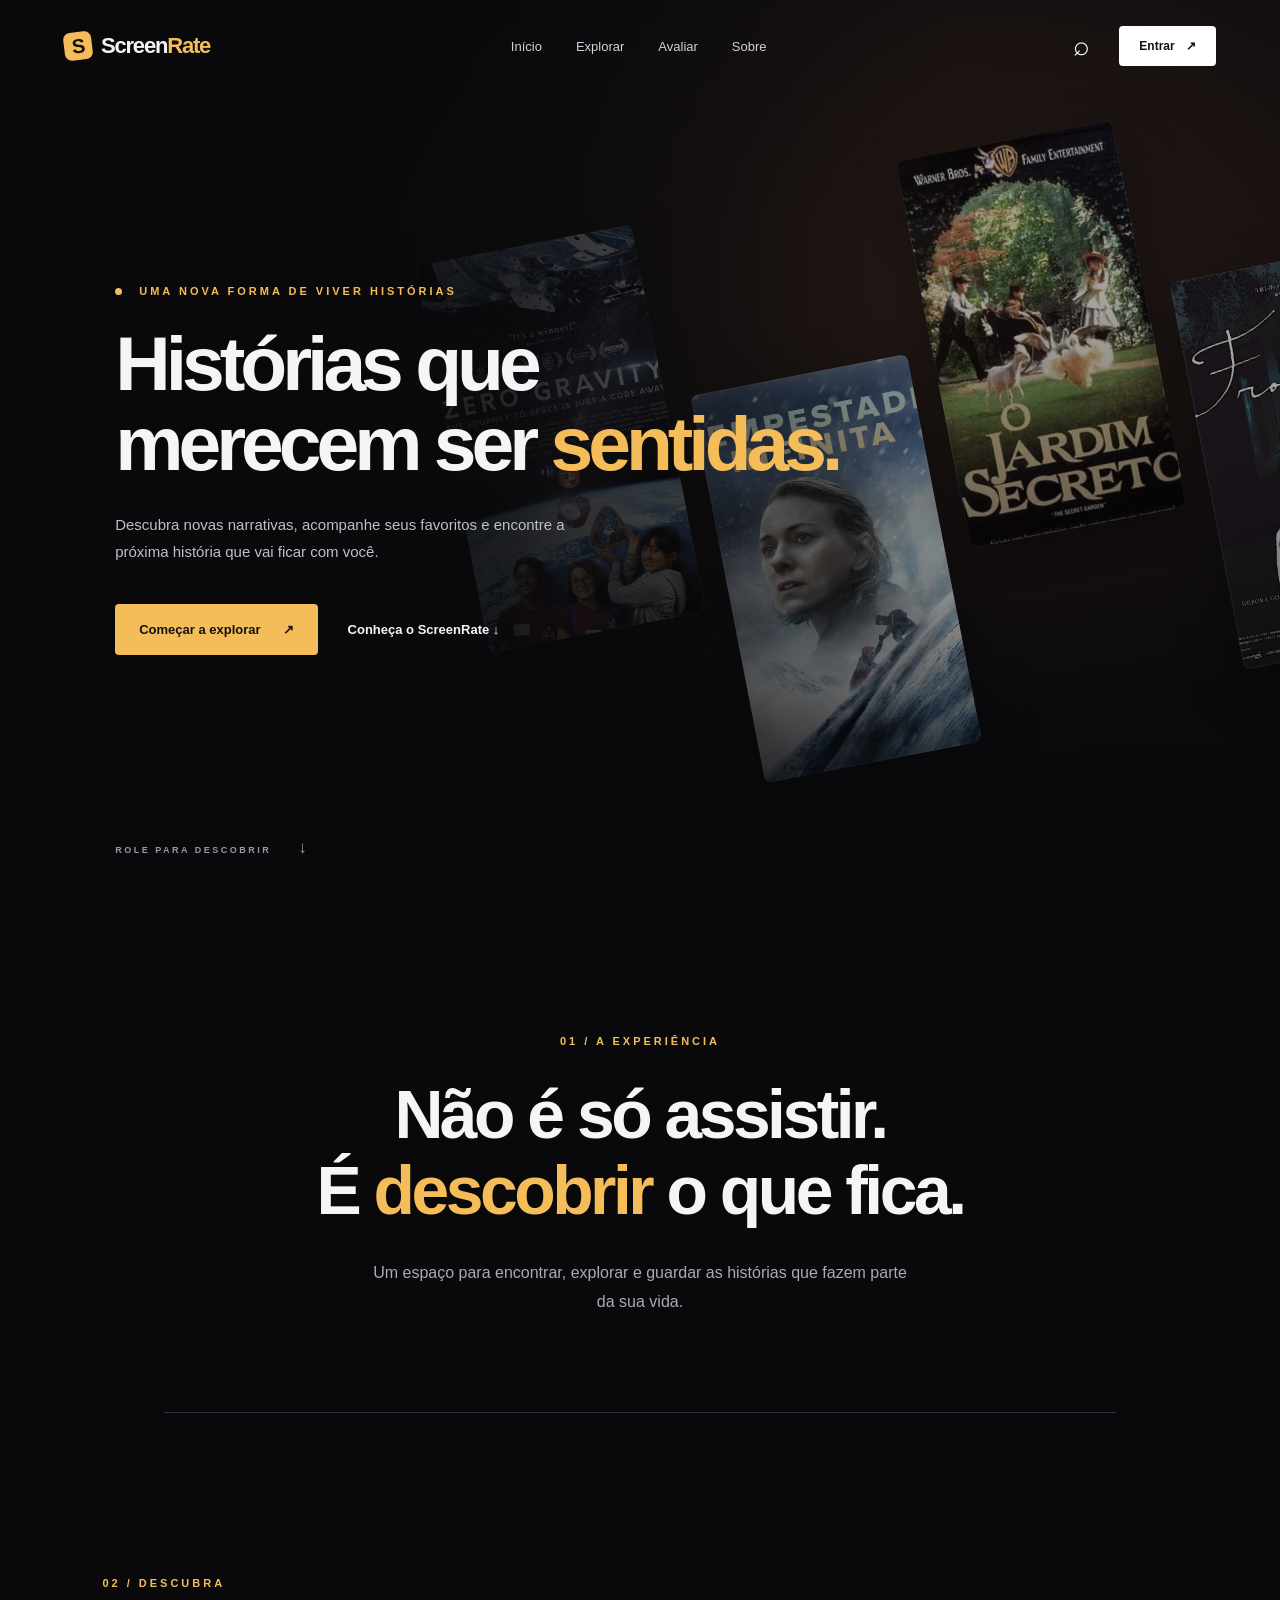
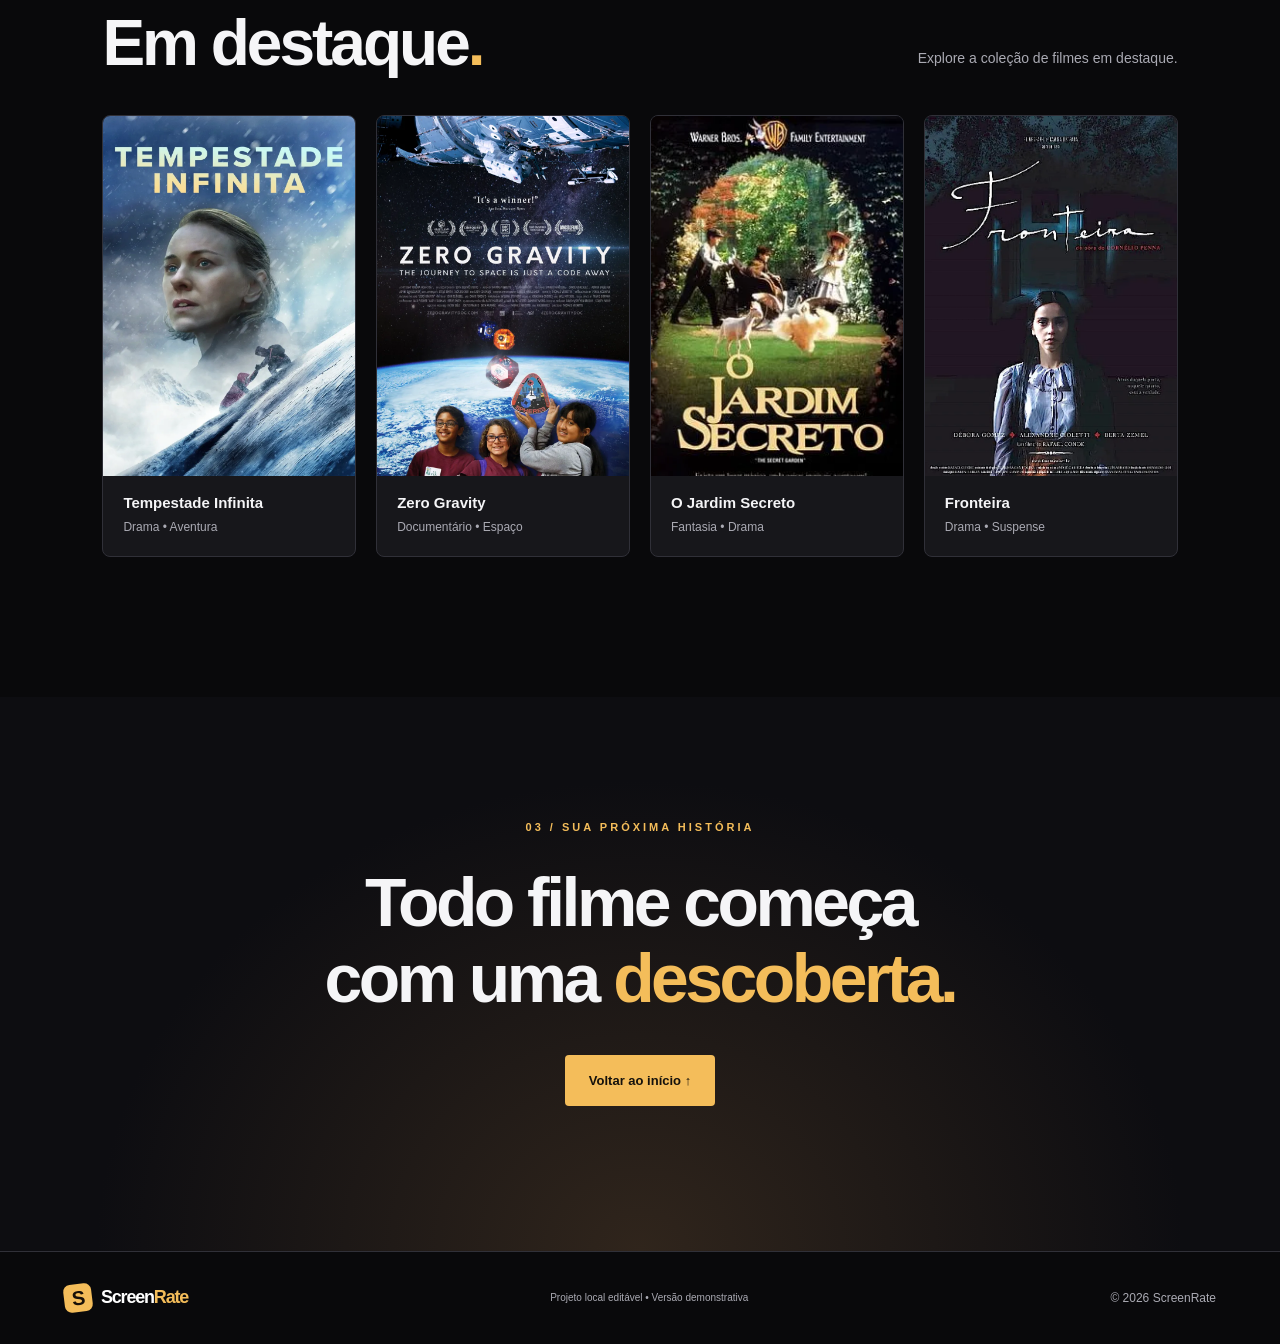
<file: index.html>
<!doctype html>
<html lang="pt-BR">
<head>
<meta charset="utf-8"><meta name="viewport" content="width=device-width,initial-scale=1">
<meta name="theme-color" content="#09090b"><meta name="description" content="ScreenRate — descubra, assista e avalie.">
<title>ScreenRate — Descubra. Assista. Avalie.</title>
<link rel="stylesheet" href="style.css">
<script src="app.js" defer></script>
<script src="nav.js" defer></script>
</head>
<body>
<header class="topbar"><a class="brand" href="#inicio" aria-label="ScreenRate, início"><span class="brand-mark">S</span>Screen<span>Rate</span></a><nav class="nav" id="nav"><a href="#inicio">Início</a><a href="explorar.html">Explorar</a><a href="avaliar.html">Avaliar</a><a href="#experiencia">Sobre</a></nav><div class="header-actions"><button class="search-toggle" id="searchToggle" aria-label="Abrir busca" aria-controls="searchPanel" aria-expanded="false">⌕</button><button class="menu-toggle" id="menuToggle" aria-label="Abrir menu" aria-controls="nav" aria-expanded="false">☰</button><a class="header-cta" href="login.html">Entrar <span>↗</span></a></div></header>
<div class="search-panel" id="searchPanel" hidden><label for="siteSearch">Pesquisar na coleção</label><input id="siteSearch" type="search" placeholder="Digite o título de um filme..." autocomplete="off"><small>Busque por título ou gênero. Pressione Esc para fechar.</small></div>
<main id="inicio"><section class="hero"><div class="ambient"></div><div class="hero-posters" aria-hidden="true"><div class="poster p2" style="background-image:url('zero-gravity.png')"></div><div class="poster p3" style="background-image:url('tempestade-infinita.png')"></div><div class="poster p4" style="background-image:url('jardim-secreto.png')"></div><div class="poster p5" style="background-image:url('fronteira.png')"></div></div><div class="hero-content"><div class="eyebrow"><span class="dot"></span> UMA NOVA FORMA DE VIVER HISTÓRIAS</div><h1>Histórias que<br>merecem ser <em>sentidas.</em></h1><p>Descubra novas narrativas, acompanhe seus favoritos e encontre a próxima história que vai ficar com você.</p><div class="hero-buttons"><a class="btn-primary" href="explorar.html">Começar a explorar <span>↗</span></a><a class="btn-secondary" href="#experiencia">Conheça o ScreenRate ↓</a></div></div><div class="scroll-hint">ROLE PARA DESCOBRIR <span>↓</span></div></section>
<section class="intro" id="experiencia"><div class="section-label">01 / A EXPERIÊNCIA</div><h2>Não é só assistir.<br>É <em>descobrir</em> o que fica.</h2><p>Um espaço para encontrar, explorar e guardar as histórias que fazem parte da sua vida.</p><div class="divider"></div></section>
<section class="collection" id="colecao"><div class="section-top"><div><span class="section-label">02 / DESCUBRA</span><h2>Em destaque<span class="accent">.</span></h2></div><p>Explore a coleção de filmes em destaque.</p></div><div id="cards" class="cards"></div><p class="empty-state" id="emptyState" hidden>Nenhum título encontrado. Tente outra busca.</p></section>
<section class="outro"><span class="section-label">03 / SUA PRÓXIMA HISTÓRIA</span><h2>Todo filme começa<br>com uma <em>descoberta.</em></h2><a href="#inicio" class="btn-primary">Voltar ao início ↑</a></section></main>
<footer><span class="brand footer-brand"><span class="brand-mark">S</span>Screen<span>Rate</span></span><small>Projeto local editável • Versão demonstrativa</small><span>© <span id="year"></span> ScreenRate</span></footer>
</body></html>
</file>
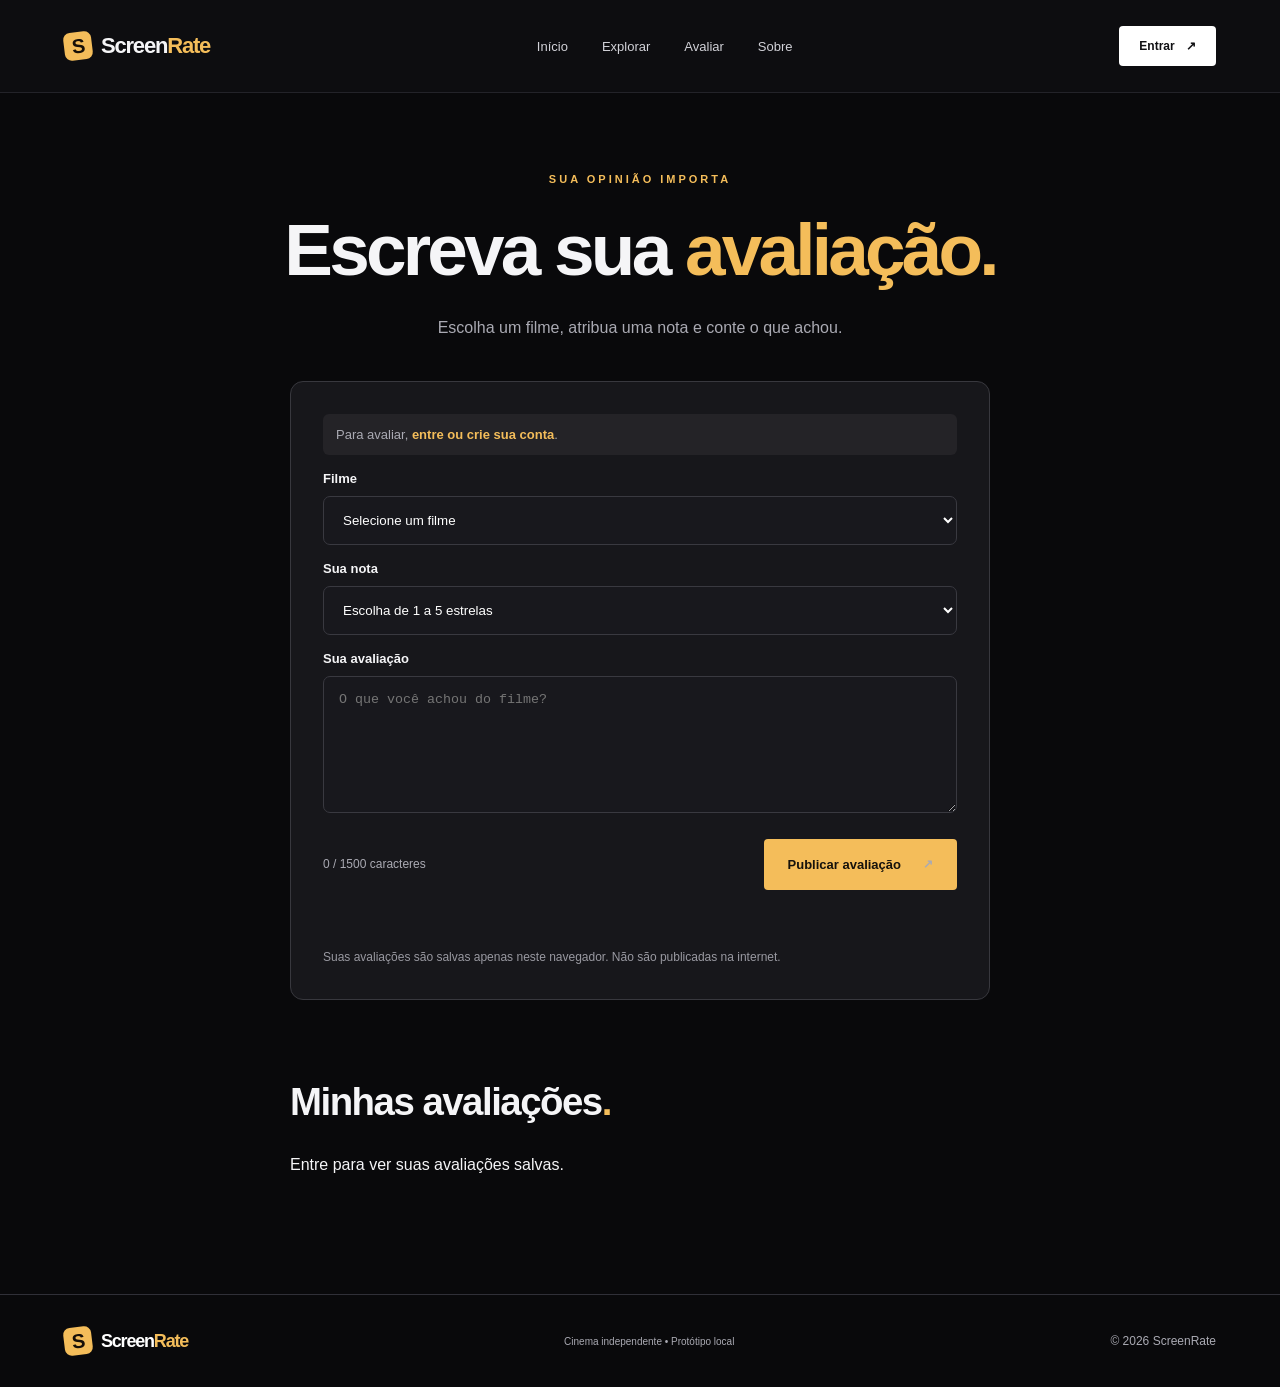
<file: avaliar.html>
<!doctype html><html lang="pt-BR"><head><meta charset="utf-8"><meta name="viewport" content="width=device-width,initial-scale=1"><meta name="theme-color" content="#09090b"><link rel="stylesheet" href="style.css"><link rel="stylesheet" href="paginas.css"><title>Avaliar filme — ScreenRate</title><script src="catalogo.js" defer></script><script src="avaliar.js" defer></script><script src="nav.js" defer></script></head><body><header class="topbar secondary-header"><a class="brand" href="index.html"><span class="brand-mark">S</span>Screen<span>Rate</span></a><nav class="nav" id="nav"><a href="index.html">Início</a><a href="explorar.html">Explorar</a><a href="avaliar.html">Avaliar</a><a href="index.html#experiencia">Sobre</a></nav><div class="header-actions"><a class="header-cta" href="login.html">Entrar <span>↗</span></a><button class="menu-toggle" id="menuToggle" aria-label="Abrir menu" aria-controls="nav" aria-expanded="false">☰</button></div></header><main class="inner-page review-page"><div class="review-head"><span class="section-label">SUA OPINIÃO IMPORTA</span><h1>Escreva sua <em>avaliação.</em></h1><p>Escolha um filme, atribua uma nota e conte o que achou.</p></div><section class="review-panel"><div id="signedNotice" class="review-status"></div><form id="reviewForm"><label for="movie">Filme</label><select id="movie" required><option value="">Selecione um filme</option></select><label for="stars">Sua nota</label><select id="stars" required><option value="">Escolha de 1 a 5 estrelas</option><option value="1">★ 1 estrela</option><option value="2">★★ 2 estrelas</option><option value="3">★★★ 3 estrelas</option><option value="4">★★★★ 4 estrelas</option><option value="5">★★★★★ 5 estrelas</option></select><label for="reviewText">Sua avaliação</label><textarea id="reviewText" rows="7" minlength="10" maxlength="1500" placeholder="O que você achou do filme?" required></textarea><div class="review-actions"><span id="charCount">0 / 1500 caracteres</span><button type="submit" class="btn-primary">Publicar avaliação <span>↗</span></button></div><p role="status" class="form-msg" id="reviewMessage"></p></form><div class="demo-note">Suas avaliações são salvas apenas neste navegador. Não são publicadas na internet.</div></section><section class="review-list-section"><h2>Minhas avaliações<span class="accent">.</span></h2><div id="reviewList"></div></section></main><footer><a class="brand footer-brand" href="index.html"><span class="brand-mark">S</span>Screen<span>Rate</span></a><small>Cinema independente • Protótipo local</small><span>© <span class="current-year"></span> ScreenRate</span></footer></body></html>
</file>
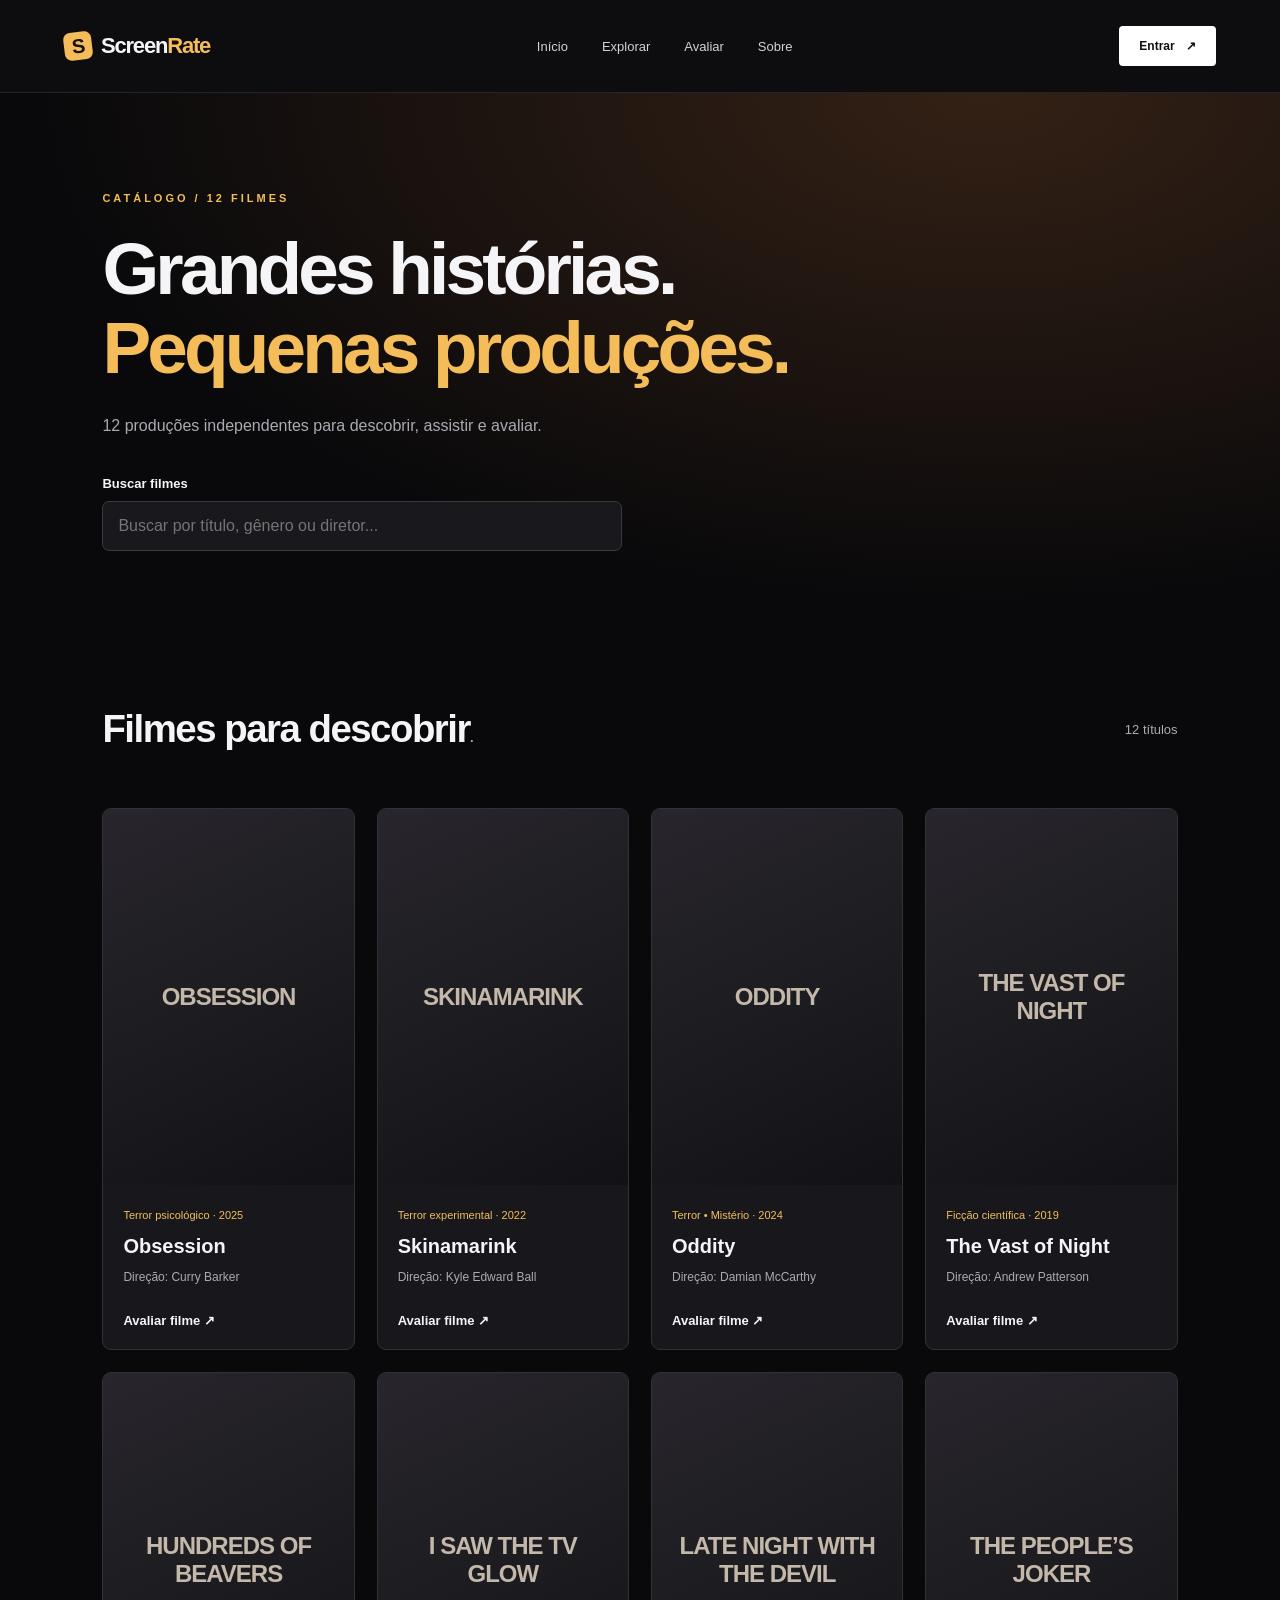
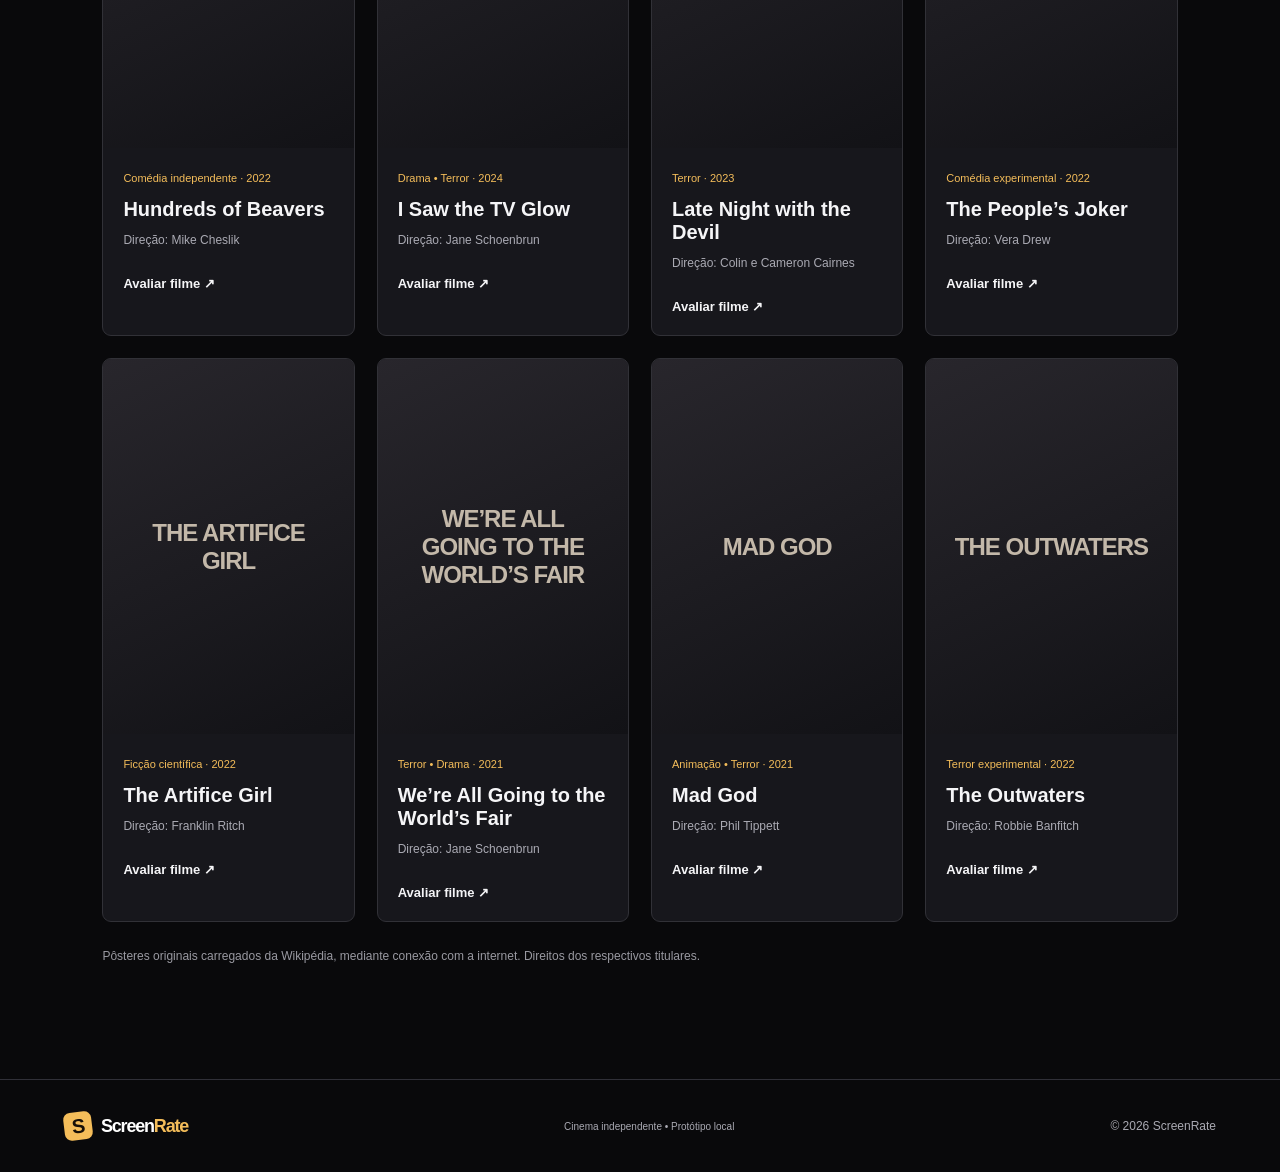
<file: explorar.html>
<!doctype html><html lang="pt-BR"><head><meta charset="utf-8"><meta name="viewport" content="width=device-width,initial-scale=1"><meta name="theme-color" content="#09090b"><link rel="stylesheet" href="style.css"><link rel="stylesheet" href="paginas.css"><title>Explorar filmes independentes — ScreenRate</title><script src="catalogo.js" defer></script><script src="explorar.js" defer></script><script src="nav.js" defer></script></head><body><header class="topbar secondary-header"><a class="brand" href="index.html"><span class="brand-mark">S</span>Screen<span>Rate</span></a><nav class="nav" id="nav"><a href="index.html">Início</a><a href="explorar.html">Explorar</a><a href="avaliar.html">Avaliar</a><a href="index.html#experiencia">Sobre</a></nav><div class="header-actions"><a class="header-cta" href="login.html">Entrar <span>↗</span></a><button class="menu-toggle" id="menuToggle" aria-label="Abrir menu" aria-controls="nav" aria-expanded="false">☰</button></div></header><main class="inner-page"><section class="page-hero"><span class="section-label">CATÁLOGO / 12 FILMES</span><h1>Grandes histórias.<br><em>Pequenas produções.</em></h1><p>12 produções independentes para descobrir, assistir e avaliar.</p><div class="catalog-toolbar"><label for="filmSearch">Buscar filmes</label><input id="filmSearch" type="search" placeholder="Buscar por título, gênero ou diretor..."></div></section><section class="catalog-section"><div class="catalog-heading"><h2>Filmes para descobrir<span class="accent">.</span></h2><span id="resultCount">12 títulos</span></div><div class="catalog-grid" id="catalogGrid"></div><p class="empty-state" id="notFound" hidden>Nenhum filme encontrado.</p><p class="source-disclaimer">Pôsteres originais carregados da Wikipédia, mediante conexão com a internet. Direitos dos respectivos titulares.</p></section></main><footer><a class="brand footer-brand" href="index.html"><span class="brand-mark">S</span>Screen<span>Rate</span></a><small>Cinema independente • Protótipo local</small><span>© <span class="current-year"></span> ScreenRate</span></footer></body></html>
</file>
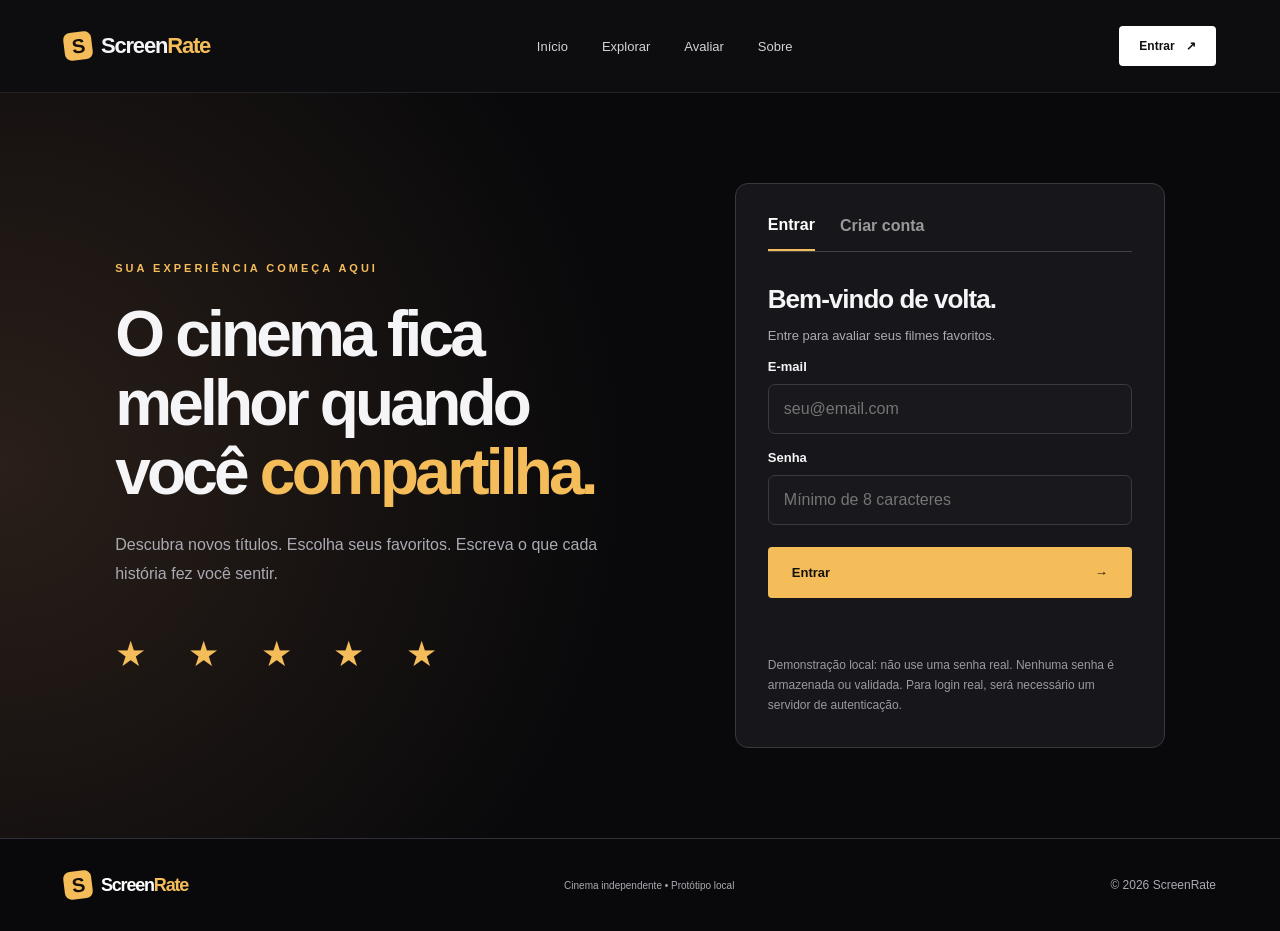
<file: login.html>
<!doctype html><html lang="pt-BR"><head><meta charset="utf-8"><meta name="viewport" content="width=device-width,initial-scale=1"><meta name="theme-color" content="#09090b"><link rel="stylesheet" href="style.css"><link rel="stylesheet" href="paginas.css"><title>Entrar ou cadastrar — ScreenRate</title><script src="login.js" defer></script><script src="nav.js" defer></script></head><body><header class="topbar secondary-header"><a class="brand" href="index.html"><span class="brand-mark">S</span>Screen<span>Rate</span></a><nav class="nav" id="nav"><a href="index.html">Início</a><a href="explorar.html">Explorar</a><a href="avaliar.html">Avaliar</a><a href="index.html#experiencia">Sobre</a></nav><div class="header-actions"><a class="header-cta" href="login.html">Entrar <span>↗</span></a><button class="menu-toggle" id="menuToggle" aria-label="Abrir menu" aria-controls="nav" aria-expanded="false">☰</button></div></header><main class="inner-page auth-layout"><div class="auth-aside"><span class="section-label">SUA EXPERIÊNCIA COMEÇA AQUI</span><h1>O cinema fica melhor quando você <em>compartilha.</em></h1><p>Descubra novos títulos. Escolha seus favoritos. Escreva o que cada história fez você sentir.</p><div class="auth-deco">★ ★ ★ ★ ★</div></div><section class="auth-card"><div class="auth-tabs"><button type="button" data-mode="login" class="selected">Entrar</button><button type="button" data-mode="cadastro">Criar conta</button></div><h2 id="authTitle">Bem-vindo de volta.</h2><p id="authSubtitle">Entre para avaliar seus filmes favoritos.</p><form id="authForm"><label for="email">E-mail</label><input type="email" id="email" autocomplete="email" placeholder="seu@email.com" required maxlength="254"><label for="password">Senha</label><input type="password" id="password" autocomplete="current-password" minlength="8" required placeholder="Mínimo de 8 caracteres"><button class="btn-primary form-submit" type="submit" id="submitAuth">Entrar <span>→</span></button><p class="form-msg" id="authMessage" role="status"></p></form><div class="demo-note">Demonstração local: não use uma senha real. Nenhuma senha é armazenada ou validada. Para login real, será necessário um servidor de autenticação.</div></section></main><footer><a class="brand footer-brand" href="index.html"><span class="brand-mark">S</span>Screen<span>Rate</span></a><small>Cinema independente • Protótipo local</small><span>© <span class="current-year"></span> ScreenRate</span></footer></body></html>
</file>
<file: style.css>
/* ESTILOS EDITÁVEIS: cores globais, tipografia e layout */
:root{--bg:#09090b;--surface:#17171b;--text:#f5f5f7;--muted:#aaaab3;--accent:#f4bd5a;--line:#303038}*{box-sizing:border-box}html{scroll-behavior:smooth}body{margin:0;background:var(--bg);color:var(--text);font-family:Inter,"Segoe UI",Arial,sans-serif}a{color:inherit;text-decoration:none}button,input{font:inherit}button{cursor:pointer}header.topbar{position:absolute;z-index:20;top:0;left:0;right:0;display:flex;align-items:center;justify-content:space-between;padding:26px clamp(24px,5vw,90px);gap:25px}.brand{font-size:22px;font-weight:850;letter-spacing:-1.2px;white-space:nowrap;display:flex;align-items:center}.brand>span:last-child{color:var(--accent)}.brand-mark{display:inline-grid;place-items:center;width:28px;height:28px;margin-right:9px;border-radius:7px;background:var(--accent);color:#171008;font-size:20px;font-weight:900;transform:rotate(-7deg)}.nav{display:flex;gap:34px;color:#d2d2d8;font-size:13px}.nav a:hover,.btn-secondary:hover{color:var(--accent)}.header-actions{display:flex;align-items:center;gap:23px}.search-toggle,.menu-toggle{background:transparent;border:0;color:#fff;font-size:28px}.menu-toggle{display:none}.header-cta{font-size:12px;font-weight:700;background:#fff;color:#101013;padding:13px 20px;border-radius:4px}.header-cta span{margin-left:8px}.search-panel{position:absolute;right:6%;top:90px;z-index:30;background:#1e1e24;border:1px solid #43434a;border-radius:8px;padding:18px;width:min(400px,88vw);box-shadow:0 24px 45px #0009}.search-panel[hidden]{display:none}.search-panel label{display:block;font-weight:700;font-size:13px;margin-bottom:10px}.search-panel input{width:100%;background:#0b0b0e;border:1px solid #565660;padding:13px;border-radius:5px;color:#fff;outline-color:var(--accent)}.search-panel small{display:block;color:var(--muted);line-height:1.5;margin-top:10px}.hero{position:relative;min-height:750px;height:100svh;max-height:1050px;overflow:hidden;display:flex;align-items:center;padding:125px clamp(24px,9vw,160px) 85px;background:radial-gradient(ellipse at 75% 30%,#302019 0%,#0b0a0d 50%,#09090b 85%)}.ambient{position:absolute;inset:0;background:linear-gradient(90deg,#09090bf5 3%,#09090bd9 40%,#09090b33 75%),linear-gradient(0deg,#09090b 2%,transparent 24%);z-index:2}.hero-posters{position:absolute;inset:0 0 0 37%;opacity:.78;transform:rotate(-11deg) scale(1.16);transform-origin:65% 50%;display:flex;align-items:center;gap:17px;filter:saturate(.76)}.poster{height:340px;min-width:190px;position:relative;display:flex;align-items:end;padding:19px;overflow:hidden;border-radius:6px;box-shadow:0 20px 50px #0009,0 0 0 1px #ffffff1a inset;font-size:22px;letter-spacing:-1px;line-height:1.1;text-shadow:0 3px 9px #000c}.poster:before{content:"";position:absolute;inset:0;background:linear-gradient(0deg,#000c,transparent 65%),radial-gradient(circle at 57% 32%,#ffffff38,transparent 35%)}.poster b{position:relative}.p1{background:linear-gradient(140deg,#9e632f,#16191b 56%,#372522);margin-top:160px}.p2{background:linear-gradient(155deg,#052d42,#1c4553 48%,#050c10);margin-top:-170px}.p3{background:linear-gradient(150deg,#492623,#a44c24 50%,#0d1218);margin-top:140px}.p4{background:linear-gradient(150deg,#20413f,#53794c 44%,#09170c);margin-top:-190px}.p5{background:linear-gradient(150deg,#7e6542,#222531 62%,#0b0c11);margin-top:105px}.hero-content{z-index:3;max-width:780px}.eyebrow,.section-label{font-size:11px;font-weight:800;letter-spacing:3px;color:var(--accent)}.dot{display:inline-block;width:7px;height:7px;background:var(--accent);border-radius:50%;margin-right:11px}.hero h1{font-size:clamp(56px,6vw,100px);font-weight:800;letter-spacing:-5px;line-height:1.04;margin:27px 0}.hero h1 em,h2 em{font-style:normal;color:var(--accent)}.hero p{max-width:490px;line-height:1.8;color:#c0bfc8;font-size:15px}.hero-buttons{display:flex;flex-wrap:wrap;align-items:center;gap:30px;margin-top:39px}.btn-primary{background:var(--accent);color:#15120c;display:inline-flex;align-items:center;gap:22px;border-radius:4px;padding:18px 24px;font-size:13px;font-weight:800}.btn-primary:hover{background:#ffd380}.btn-secondary{font-size:13px;font-weight:650}.scroll-hint{position:absolute;z-index:3;bottom:42px;left:clamp(24px,9vw,160px);font-size:9px;letter-spacing:2.5px;font-weight:800;color:#9999a2}.scroll-hint span{margin-left:22px;font-size:17px}.intro{text-align:center;max-width:1000px;margin:auto;padding:135px 24px 95px}.intro h2,.outro h2{font-size:clamp(42px,5.3vw,75px);letter-spacing:-3.5px;line-height:1.12;margin:30px 0}.intro p{color:var(--muted);font-size:16px;line-height:1.8;max-width:545px;margin:0 auto}.divider{height:1px;background:var(--line);margin-top:95px}.collection{padding:65px clamp(24px,8vw,145px) 140px}.section-top{display:flex;justify-content:space-between;align-items:end;margin-bottom:35px;gap:30px}.section-top h2{font-size:clamp(40px,5vw,67px);letter-spacing:-3px;margin:15px 0 0}.accent{color:var(--accent)}.section-top p{font-size:14px;color:var(--muted)}.cards{display:grid;grid-template-columns:repeat(4,minmax(0,1fr));gap:20px}.film-card{background:var(--surface);border:1px solid var(--line);border-radius:8px;overflow:hidden;transition:transform .3s,border-color .3s}.film-card:hover{transform:translateY(-8px);border-color:var(--accent)}.film-art{height:290px;padding:20px;display:flex;align-items:end;position:relative;overflow:hidden}.film-art:before{content:"";position:absolute;inset:0;background:radial-gradient(ellipse at 50% 30%,#ffffff2c,transparent 45%),linear-gradient(0deg,#000a,transparent 65%)}.film-art strong{z-index:1;font-size:26px;line-height:1.03;letter-spacing:-1px;text-transform:uppercase;max-width:160px;overflow-wrap:anywhere}.film-meta{padding:18px 20px 22px}.film-meta h3{font-size:15px;margin:0 0 9px}.film-meta p{font-size:12px;color:var(--muted);margin:0}.empty-state{color:var(--muted);text-align:center;padding:35px}.outro{text-align:center;padding:120px 25px 145px;background:radial-gradient(ellipse at 50% 100%,#30251c 0%,#0d0d11 60%)}.outro h2{margin-bottom:38px}footer{border-top:1px solid var(--line);padding:32px clamp(24px,5vw,90px);display:flex;align-items:center;justify-content:space-between;gap:20px;color:var(--muted);font-size:12px}.footer-brand{color:#fff;font-size:18px}@media(max-width:1050px){.cards{grid-template-columns:repeat(2,minmax(0,1fr))}.hero-posters{left:35%}.hero h1{letter-spacing:-3px}.nav{gap:16px}}@media(max-width:720px){header.topbar{padding:19px 22px}.header-cta{display:none}.menu-toggle{display:block}.nav{display:none;position:absolute;top:70px;right:20px;background:#17171b;border:1px solid #3c3c43;padding:22px;border-radius:8px;flex-direction:column;min-width:190px}.nav.open{display:flex}.hero{min-height:690px;padding:160px 25px 90px}.hero-posters{inset:0 0 0 15%;transform:rotate(-11deg) scale(1.05);opacity:.42}.ambient{background:linear-gradient(90deg,#09090bef,#09090b88),linear-gradient(0deg,#09090b 3%,transparent 35%)}.hero h1{font-size:clamp(49px,11vw,76px);letter-spacing:-2.5px}.hero p{font-size:14px}.scroll-hint{left:25px}.intro{padding-top:90px}.section-top{align-items:start;flex-direction:column;gap:0}.collection{padding-bottom:90px}.cards{gap:12px}.film-art{height:220px}.film-art strong{font-size:20px}.film-meta{padding:14px}.outro{padding:100px 22px}footer{flex-direction:column;text-align:center}}@media(max-width:390px){.cards{grid-template-columns:1fr}.film-art{height:300px}.hero-buttons{gap:18px}}

/* PÔSTERES REAIS: arquivos locais, sem dependência de internet. */
.hero-posters { inset:0 0 0 42%;gap:22px; }
.hero-posters .poster {background-size:cover;background-position:center;flex:0 0 190px;padding:0;}
.hero-posters .poster::before {background:linear-gradient(0deg,#0005,transparent 55%);}
.hero-posters .p2,.hero-posters .p3,.hero-posters .p4,.hero-posters .p5 {background-color:#16161a;}
.film-art {height:360px;padding:0;background:#131318;align-items:stretch;}
.film-art::before {display:none;}
.film-art img {display:block;width:100%;height:100%;object-fit:cover;object-position:top center;transition:transform .4s ease;}
.film-card:hover .film-art img {transform:scale(1.045);}
@media(max-width:720px){.hero-posters{inset:0 0 0 18%;}.hero-posters .poster{flex-basis:175px}.film-art{height:290px}}
@media(max-width:390px){.film-art{height:430px}}
</file>
<file: paginas.css>
body{min-height:100vh}.secondary-header{position:relative!important;background:#0d0d10;border-bottom:1px solid #232329}.inner-page{min-height:calc(100vh - 190px)}.page-hero{padding:95px clamp(22px,8vw,140px) 72px;background:radial-gradient(ellipse at 77% 0,#342115,#09090b 68%)}.page-hero h1,.auth-aside h1,.review-head h1{font-size:clamp(45px,5.7vw,85px);letter-spacing:-3.8px;line-height:1.08;margin:24px 0}.page-hero h1 em,.auth-aside h1 em,.review-head h1 em{font-style:normal;color:var(--accent)}.page-hero p,.auth-aside p,.review-head p{color:var(--muted);line-height:1.8;max-width:600px}.catalog-toolbar{margin-top:36px;max-width:520px}.catalog-toolbar label,.auth-card label,.review-panel label{display:block;font-weight:700;font-size:13px;margin:16px 0 10px}.catalog-toolbar input,.auth-card input,.review-panel input,.review-panel select,.review-panel textarea{background:#18181d;border:1px solid #393940;border-radius:7px;padding:15px;color:white;width:100%;outline-color:var(--accent)}.catalog-section{padding:52px clamp(22px,8vw,140px) 100px}.catalog-heading{display:flex;align-items:center;justify-content:space-between;gap:12px;margin-bottom:25px}.catalog-heading h2,.review-list-section h2{font-size:clamp(28px,3vw,44px);letter-spacing:-1.5px}.catalog-heading span{color:var(--muted);font-size:13px}.catalog-grid{display:grid;grid-template-columns:repeat(4,minmax(0,1fr));gap:22px}.indie-card{border:1px solid #313137;background:#17171c;border-radius:9px;overflow:hidden;transition:.2s}.indie-card[hidden]{display:none}.indie-card:hover{border-color:var(--accent);transform:translateY(-4px)}.indie-cover{aspect-ratio:2/3;position:relative;background:linear-gradient(155deg,#28262c,#121216);display:grid;place-items:center;overflow:hidden}.indie-cover img{width:100%;height:100%;object-fit:cover;position:absolute;inset:0}.indie-cover img[hidden],.poster-placeholder[hidden]{display:none}.poster-placeholder{max-width:80%;font-size:24px;letter-spacing:-1px;font-weight:900;text-align:center;text-transform:uppercase;color:#c3b8a9}.indie-meta{padding:20px}.indie-meta span{font-size:11px;color:var(--accent)}.indie-meta h3{margin:12px 0 6px;font-size:20px}.indie-meta p{font-size:12px;color:var(--muted);min-height:18px}.indie-link{display:inline-block;margin-top:13px;font-weight:750;font-size:13px}.indie-link:hover{color:var(--accent)}.source-disclaimer,.demo-note{color:#9999a1;font-size:12px;line-height:1.65;margin-top:25px}.auth-layout{display:grid;grid-template-columns:1fr minmax(350px,430px);gap:clamp(40px,8vw,140px);padding:90px clamp(22px,9vw,150px);align-items:center;background:radial-gradient(circle at 0% 50%,#2a1f19 0%,#09090b 47%)}.auth-aside h1{font-size:clamp(45px,5vw,77px)}.auth-deco{font-size:35px;color:var(--accent);letter-spacing:16px;margin-top:45px}.auth-card,.review-panel{padding:32px;background:#17171b;border:1px solid #38383e;border-radius:13px}.auth-tabs{display:flex;border-bottom:1px solid #404047;gap:25px}.auth-tabs button{border:0;background:transparent;color:#999;padding:0 0 15px;font-weight:700}.auth-tabs button.selected{border-bottom:2px solid var(--accent);color:#fff}.auth-card h2{font-size:26px;letter-spacing:-1px;margin:32px 0 6px}.auth-card>p{font-size:13px;color:var(--muted)}.form-submit{border:0;margin-top:22px;width:100%;justify-content:space-between}.form-msg{font-size:13px;min-height:20px;color:var(--accent)}.review-page{max-width:1000px;margin:auto;padding:76px 24px 120px}.review-head{text-align:center;margin-bottom:38px}.review-head p{margin:auto}.review-panel{max-width:700px;margin:auto}.review-status{padding:13px;background:#242327;border-radius:6px;font-size:13px;color:var(--muted)}.review-status a{color:var(--accent);font-weight:750}.review-panel textarea{resize:vertical}.review-actions{display:flex;align-items:center;justify-content:space-between;gap:16px;margin-top:22px}.review-actions span{font-size:12px;color:var(--muted)}.review-actions .btn-primary{border:0}.review-list-section{max-width:700px;margin:80px auto 0}.review-item{padding:20px 0;border-top:1px solid #303036}.review-item h3{font-size:15px;color:var(--accent)}.review-item p{color:#ccc;white-space:pre-wrap;line-height:1.6}@media(max-width:1020px){.catalog-grid{grid-template-columns:repeat(3,minmax(0,1fr))}.auth-layout{grid-template-columns:1fr;gap:24px}.auth-aside{max-width:720px}.auth-card{max-width:520px}}@media(max-width:650px){.catalog-grid{grid-template-columns:repeat(2,minmax(0,1fr));gap:12px}.indie-meta{padding:13px}.indie-meta h3{font-size:16px}.indie-meta p{font-size:11px}.page-hero{padding-top:64px}.page-hero h1,.auth-aside h1{letter-spacing:-2px}.catalog-section{padding-top:32px}.catalog-heading{align-items:flex-start;flex-direction:column}.auth-layout{padding:50px 20px}.auth-card{padding:24px}.review-actions{flex-direction:column;align-items:stretch}.review-actions .btn-primary{justify-content:center}.review-page{padding-top:50px}}
</file>
